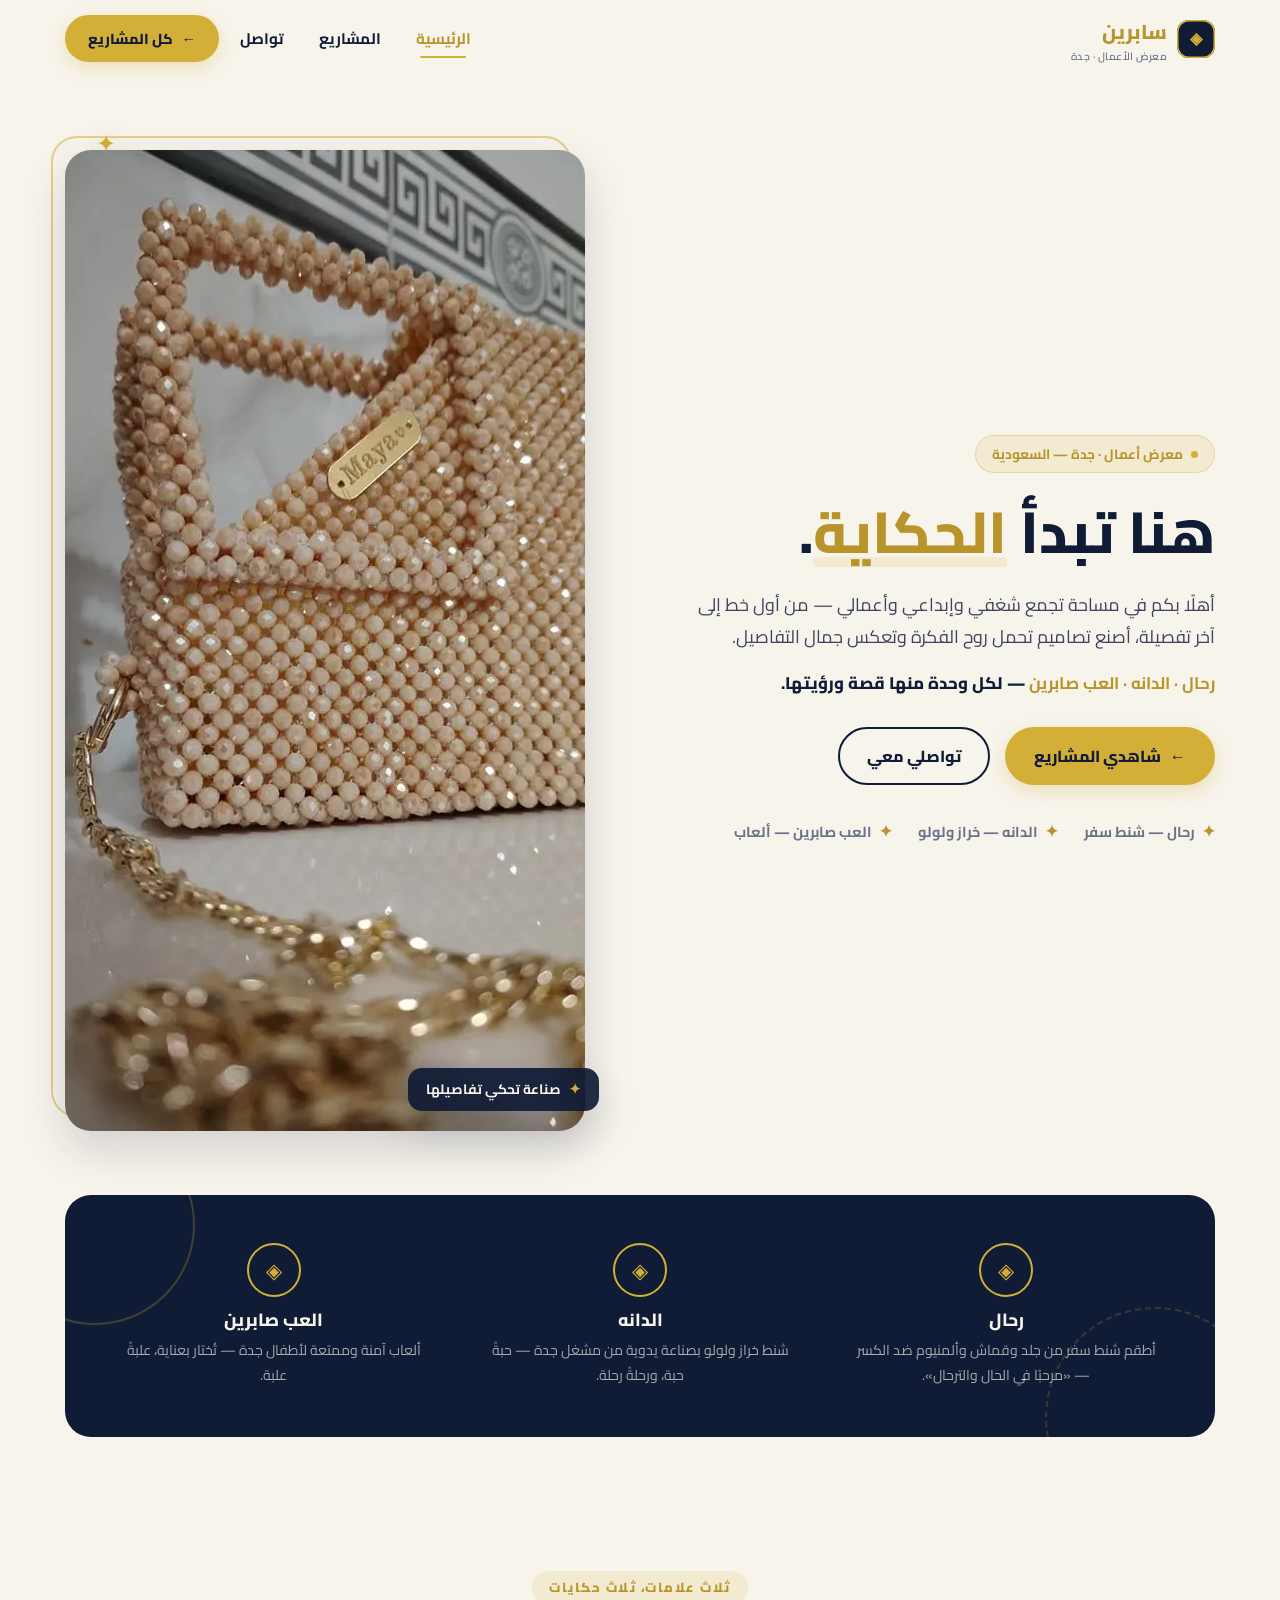
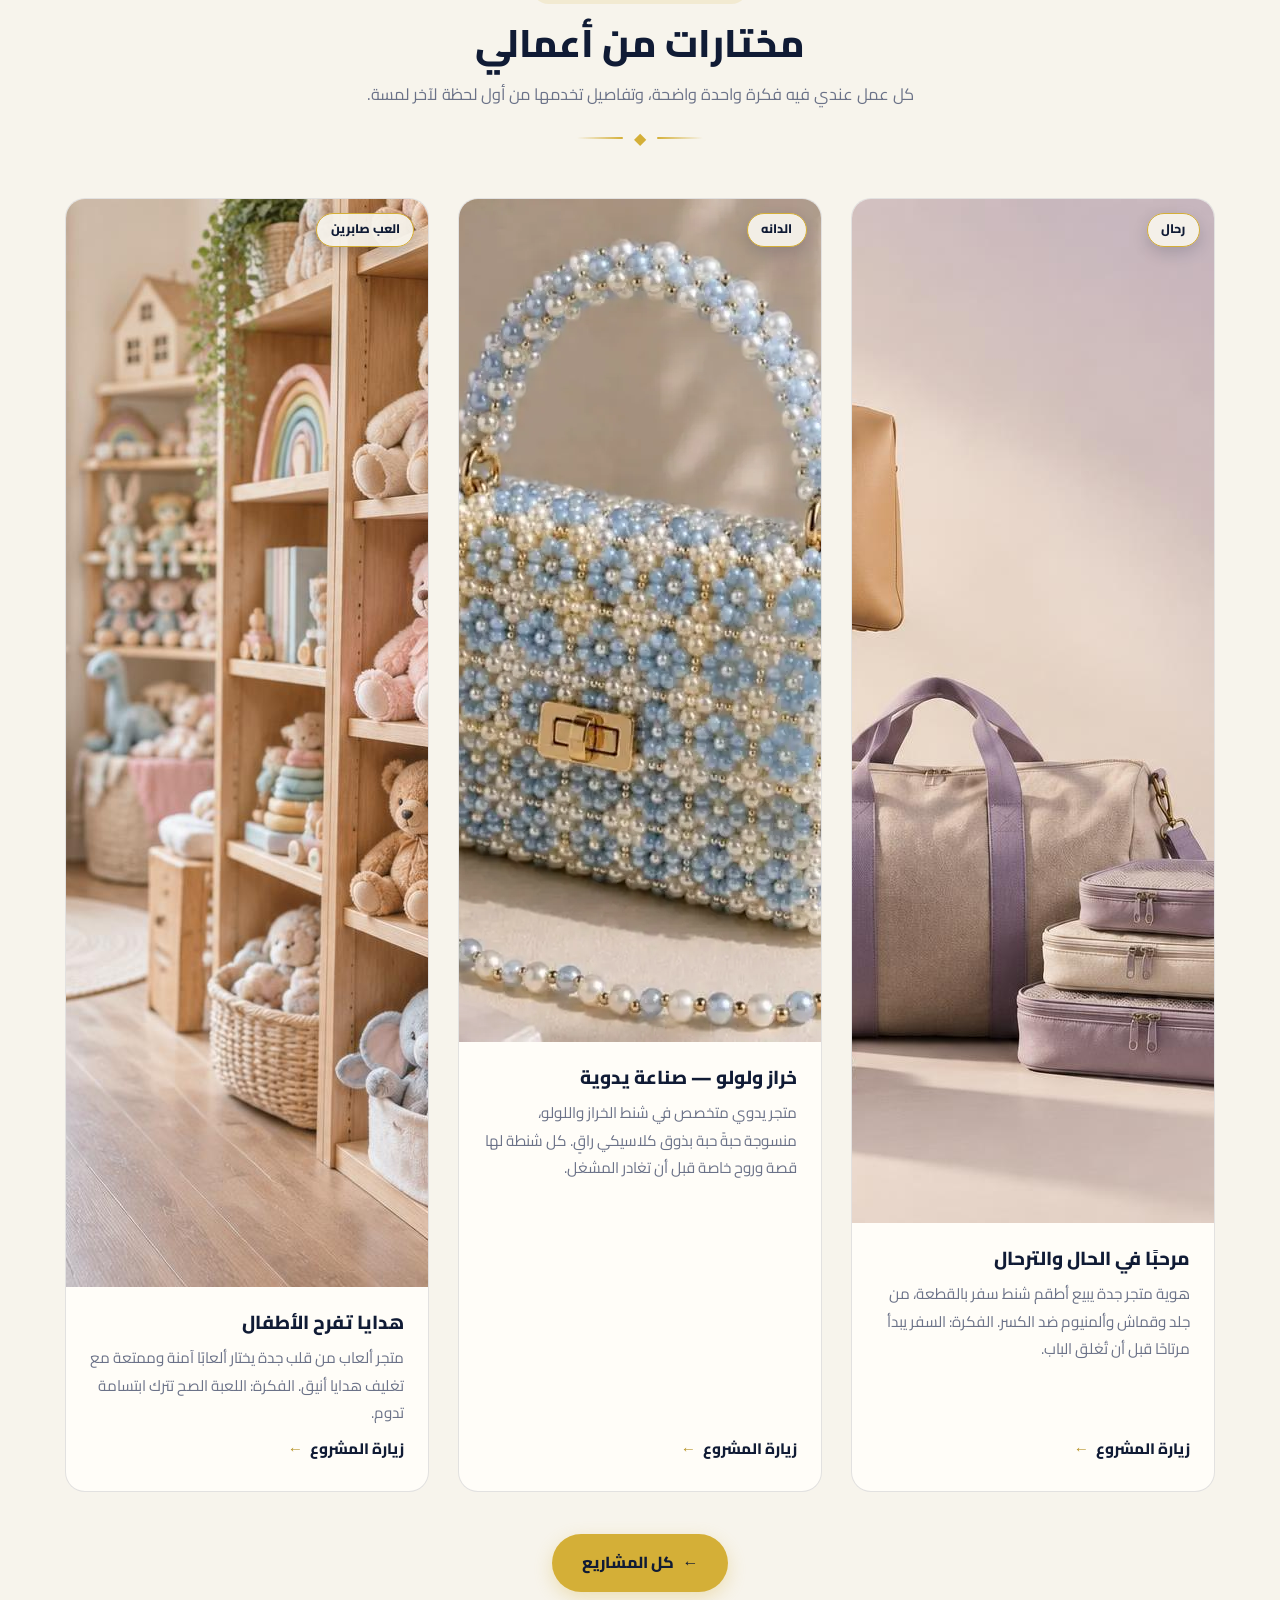
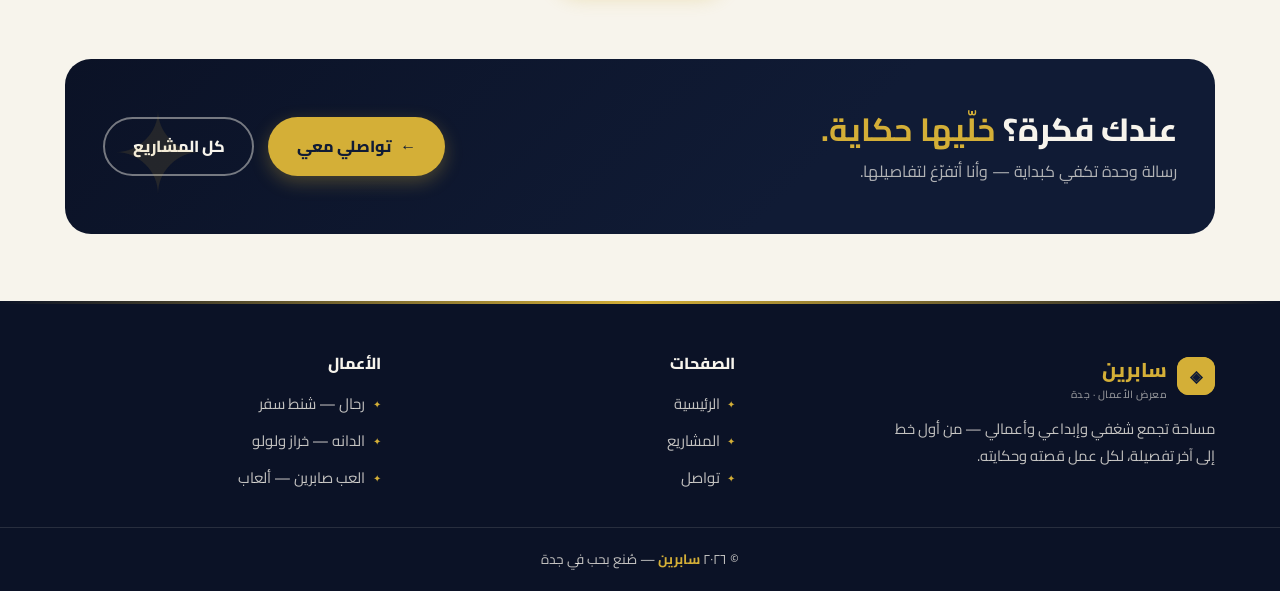
<file: index.html>
<!DOCTYPE html>
<html lang="ar" dir="rtl">
<head>
  <meta charset="UTF-8">
  <meta name="viewport" content="width=device-width, initial-scale=1.0">
  <title>سابرين | معرض الأعمال — جدة</title>
  <meta name="description" content="مساحة تجمع شغفي وإبداعي وأعمالي: الرحل، الدانه، والعب صابرين. من أول خط إلى آخر تفصيلة، تصاميم تحمل روح الفكرة — من جدة.">
  <link rel="icon" href="data:image/svg+xml,%3Csvg%20xmlns='http://www.w3.org/2000/svg'%20viewBox='0%200%2064%2064'%3E%3Crect%20width='64'%20height='64'%20rx='14'%20fill='%23101b35'/%3E%3Cpath%20d='M32%2012%2052%2032%2032%2052%2012%2032z'%20fill='none'%20stroke='%23d4af37'%20stroke-width='3'/%3E%3Ccircle%20cx='32'%20cy='32'%20r='5'%20fill='%23d4af37'/%3E%3C/svg%3E">
  <link rel="preconnect" href="https://fonts.googleapis.com">
  <link rel="preconnect" href="https://fonts.gstatic.com" crossorigin>
  <link href="https://fonts.googleapis.com/css2?family=Cairo:wght@400;600;700;800&display=swap" rel="stylesheet">
  <link rel="stylesheet" href="assets/css/style.css">
</head>
<body>

  <!-- ===== الهيدر ===== -->
  <header class="site-header">
    <div class="container header-inner">
      <a class="brand" href="index.html" aria-label="سابرين — الرئيسية">
        <span class="mark" aria-hidden="true">◈</span>
        <span class="brand-name">
          <b>سابرين</b>
          <span class="brand-sub">معرض الأعمال · جدة</span>
        </span>
      </a>

      <button class="nav-toggle" aria-label="فتح القائمة" aria-expanded="false">
        <span></span><span></span><span></span>
      </button>

      <nav class="nav" aria-label="التنقل الرئيسي">
        <ul class="nav-list">
          <li><a class="nav-link active" href="index.html" aria-current="page">الرئيسية</a></li>
          <li><a class="nav-link" href="projects.html">المشاريع</a></li>
          <li><a class="nav-link" href="contact.html">تواصل</a></li>
        </ul>
        <a class="btn btn-gold" href="projects.html" style="padding:.55rem 1.3rem;font-size:.9rem">
          <span class="arrow">←</span> كل المشاريع
        </a>
      </nav>
    </div>
  </header>

  <main>

    <!-- ===== الغلاف ===== -->
    <section class="hero">
      <div class="container hero-inner">
        <div class="hero-copy">
          <span class="hero-tag"><span class="dot" aria-hidden="true"></span> معرض أعمال · جدة — السعودية</span>
          <h1>هنا تبدأ <span class="accent">الحكاية</span>.</h1>
          <p class="lead">أهلًا بكم في مساحة تجمع شغفي وإبداعي وأعمالي — من أول خط إلى آخر تفصيلة، أصنع تصاميم تحمل روح الفكرة وتعكس جمال التفاصيل.</p>
          <p class="story-brands"><b>رحال · الدانه · العب صابرين</b> — لكل وحدة منها قصة ورؤيتها.</p>
          <div class="hero-actions">
            <a class="btn btn-gold" href="projects.html"><span class="arrow">←</span> شاهدي المشاريع</a>
            <a class="btn btn-outline" href="contact.html">تواصلي معي</a>
          </div>
          <div class="hero-meta">
            <span><span class="grade" aria-hidden="true">✦</span> رحال — شنط سفر</span>
            <span><span class="grade" aria-hidden="true">✦</span> الدانه — خراز ولولو</span>
            <span><span class="grade" aria-hidden="true">✦</span> العب صابرين — ألعاب</span>
          </div>
        </div>

        <div class="hero-media">
          <img src="assets/images/cover.webp" alt="شنطة خرز بيج من الدانه تُنسج يدويًا حبةً حبة، لمعانها يليق بغطاء معرض الأعمال" width="736" height="981" loading="lazy">
          <span class="floating-chip"><b>✦</b> صناعة تحكي تفاصيلها</span>
        </div>
      </div>
    </section>

    <!-- ===== شريط الأعمال الثلاثة ===== -->
    <section class="section" style="padding-block:0 4.2rem">
      <div class="container">
        <div class="trio-band reveal">
          <div class="trio-item">
            <span class="trio-icon" aria-hidden="true">◈</span>
            <h3>رحال</h3>
            <p>أطقم شنط سفر من جلد وقماش وألمنيوم ضد الكسر — «مرحبًا في الحال والترحال».</p>
          </div>
          <div class="trio-item">
            <span class="trio-icon" aria-hidden="true">◈</span>
            <h3>الدانه</h3>
            <p>شنط خراز ولولو بصناعة يدوية من مشغل جدة — حبةً حبة، ورحلةً رحلة.</p>
          </div>
          <div class="trio-item">
            <span class="trio-icon" aria-hidden="true">◈</span>
            <h3>العب صابرين</h3>
            <p>ألعاب آمنة وممتعة لأطفال جدة — تُختار بعناية، علبةً علبة.</p>
          </div>
        </div>
      </div>
    </section>

    <!-- ===== ٣ مشاريع مختارة ===== -->
    <section class="section" id="featured">
      <div class="container">
        <div class="section-head reveal">
          <span class="eyebrow">ثلاث علامات، ثلاث حكايات</span>
          <h2>مختارات من أعمالي</h2>
          <p>كل عمل عندي فيه فكرة واحدة واضحة، وتفاصيل تخدمها من أول لحظة لآخر لمسة.</p>
          <span class="gold-divider" aria-hidden="true">◆</span>
        </div>

        <div class="cards-grid" data-stagger>
          <!-- ١. الرحل -->
          <article class="project-card reveal">
            <div class="card-thumb">
              <img src="assets/images/rahal-hero.jpg" alt="أطقم شنط سفر من جلد وقماش وألمنيوم مع منظمات — مشروع الرحل" width="1536" height="1024" loading="lazy">
              <span class="card-tag">رحال</span>
            </div>
            <div class="card-body">
              <h3>مرحبًا في الحال والترحال</h3>
              <p>هوية متجر جدة يبيع أطقم شنط سفر بالقطعة، من جلد وقماش وألمنيوم ضد الكسر. الفكرة: السفر يبدأ مرتاحًا قبل أن تُغلق الباب.</p>
              <a class="card-link" href="https://alrahl-journeys.lovable.app" target="_blank" rel="noopener">زيارة المشروع <span class="link-arrow">←</span></a>
            </div>
          </article>

          <!-- ٢. الدانه -->
          <article class="project-card reveal">
            <div class="card-thumb">
              <img src="assets/images/dana-pearl-rose.webp" alt="شنطة لولو مزخرفة على شكل وردة — من مشغل الدانه" width="735" height="843" loading="lazy">
              <span class="card-tag">الدانه</span>
            </div>
            <div class="card-body">
              <h3>خراز ولولو — صناعة يدوية</h3>
              <p>متجر يدوي متخصص في شنط الخراز واللولو، منسوجة حبةً حبة بذوق كلاسيكي راقٍ. كل شنطة لها قصة وروح خاصة قبل أن تغادر المشغل.</p>
              <a class="card-link" href="https://aldana.sabryn9631.workers.dev/" target="_blank" rel="noopener">زيارة المشروع <span class="link-arrow">←</span></a>
            </div>
          </article>

          <!-- ٣. العب صابرين -->
          <article class="project-card reveal">
            <div class="card-thumb">
              <img src="assets/images/toys-hero.jpg" alt="رفوف محل صابرين للألعاب مليئة بألعاب ناعمة مختارة — جدة" width="912" height="1088" loading="lazy">
              <span class="card-tag">العب صابرين</span>
            </div>
            <div class="card-body">
              <h3>هدايا تفرح الأطفال</h3>
              <p>متجر ألعاب من قلب جدة يختار ألعابًا آمنة وممتعة مع تغليف هدايا أنيق. الفكرة: اللعبة الصح تترك ابتسامة تدوم.</p>
              <a class="card-link" href="https://sabreen-toys-jeddah.lovable.app" target="_blank" rel="noopener">زيارة المشروع <span class="link-arrow">←</span></a>
            </div>
          </article>
        </div>

        <div class="section-more reveal">
          <a class="btn btn-gold" href="projects.html"><span class="arrow">←</span> كل المشاريع</a>
        </div>
      </div>
    </section>

    <!-- ===== شريط الدعوة ===== -->
    <section class="section" style="padding-top:0">
      <div class="container">
        <div class="cta-band reveal">
          <div>
            <h2>عندك فكرة؟ <b>خلّيها حكاية.</b></h2>
            <p>رسالة وحدة تكفي كبداية — وأنا أتفرّغ لتفاصيلها.</p>
          </div>
          <div class="cta-actions">
            <a class="btn btn-gold" href="contact.html"><span class="arrow">←</span> تواصلي معي</a>
            <a class="btn btn-ghost" href="projects.html">كل المشاريع</a>
          </div>
        </div>
      </div>
    </section>
  </main>

  <!-- ===== الفوتر ===== -->
  <footer class="site-footer">
    <div class="container footer-grid">
      <div class="footer-about">
        <a class="brand" href="index.html" style="color:var(--cream)">
          <span class="mark" style="background:var(--gold);color:var(--ink)">◈</span>
          <span class="brand-name"><b style="color:var(--gold)">سابرين</b><span class="brand-sub" style="color:rgba(247,244,236,.55)">معرض الأعمال · جدة</span></span>
        </a>
        <p style="margin-top:1rem">مساحة تجمع شغفي وإبداعي وأعمالي — من أول خط إلى آخر تفصيلة، لكل عمل قصته وحكايته.</p>
      </div>

      <div>
        <h4>الصفحات</h4>
        <ul class="footer-list">
          <li><a href="index.html">الرئيسية</a></li>
          <li><a href="projects.html">المشاريع</a></li>
          <li><a href="contact.html">تواصل</a></li>
        </ul>
      </div>

      <div>
        <h4>الأعمال</h4>
        <ul class="footer-list">
          <li><a href="https://alrahl-journeys.lovable.app" target="_blank" rel="noopener">رحال — شنط سفر</a></li>
          <li><a href="https://aldana.sabryn9631.workers.dev/" target="_blank" rel="noopener">الدانه — خراز ولولو</a></li>
          <li><a href="https://sabreen-toys-jeddah.lovable.app" target="_blank" rel="noopener">العب صابرين — ألعاب</a></li>
        </ul>
      </div>
    </div>
    <div class="footer-bottom">
      <div class="container">
        © <span id="year">٢٠٢٦</span> <b>سابرين</b> — صُنع بحب في جدة
      </div>
    </div>
  </footer>

  <button class="to-top" aria-label="العودة لأعلى">↑</button>
  <script src="assets/js/main.js"></script>
</body>
</html>
</file>
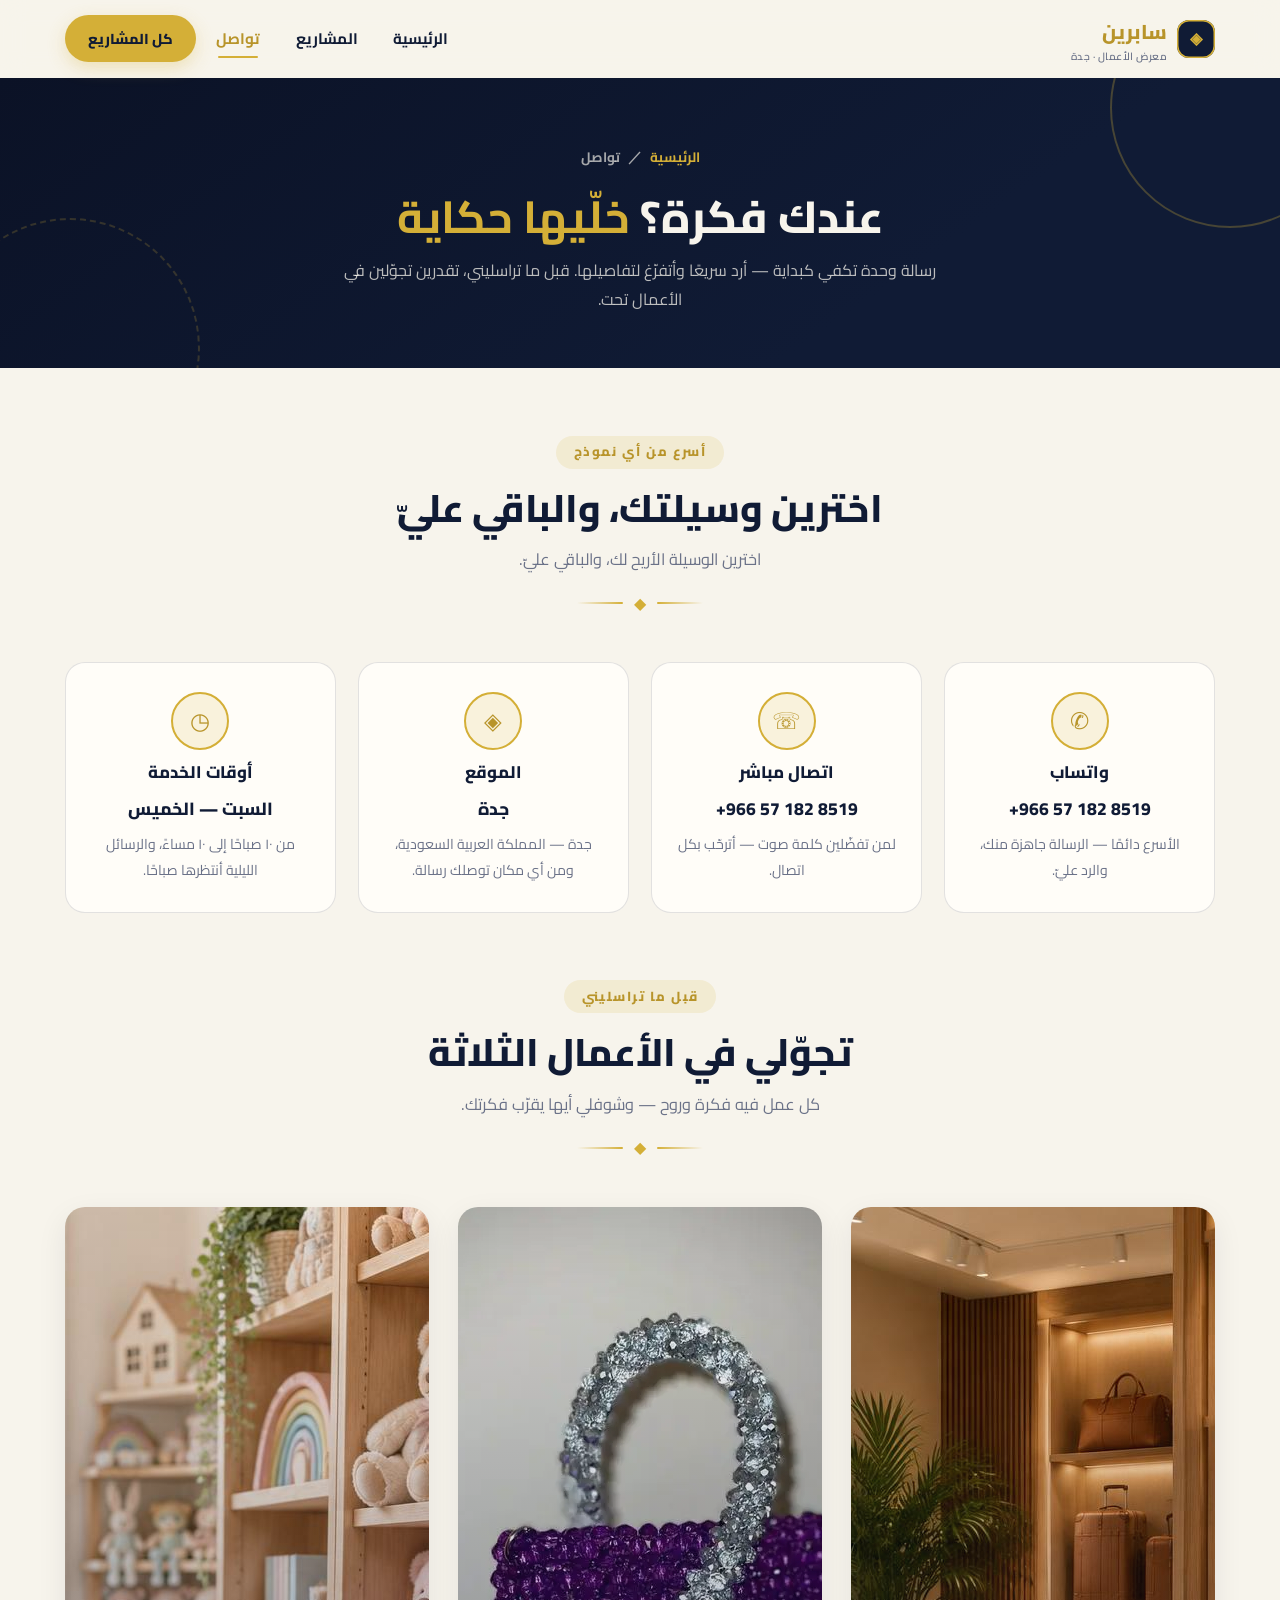
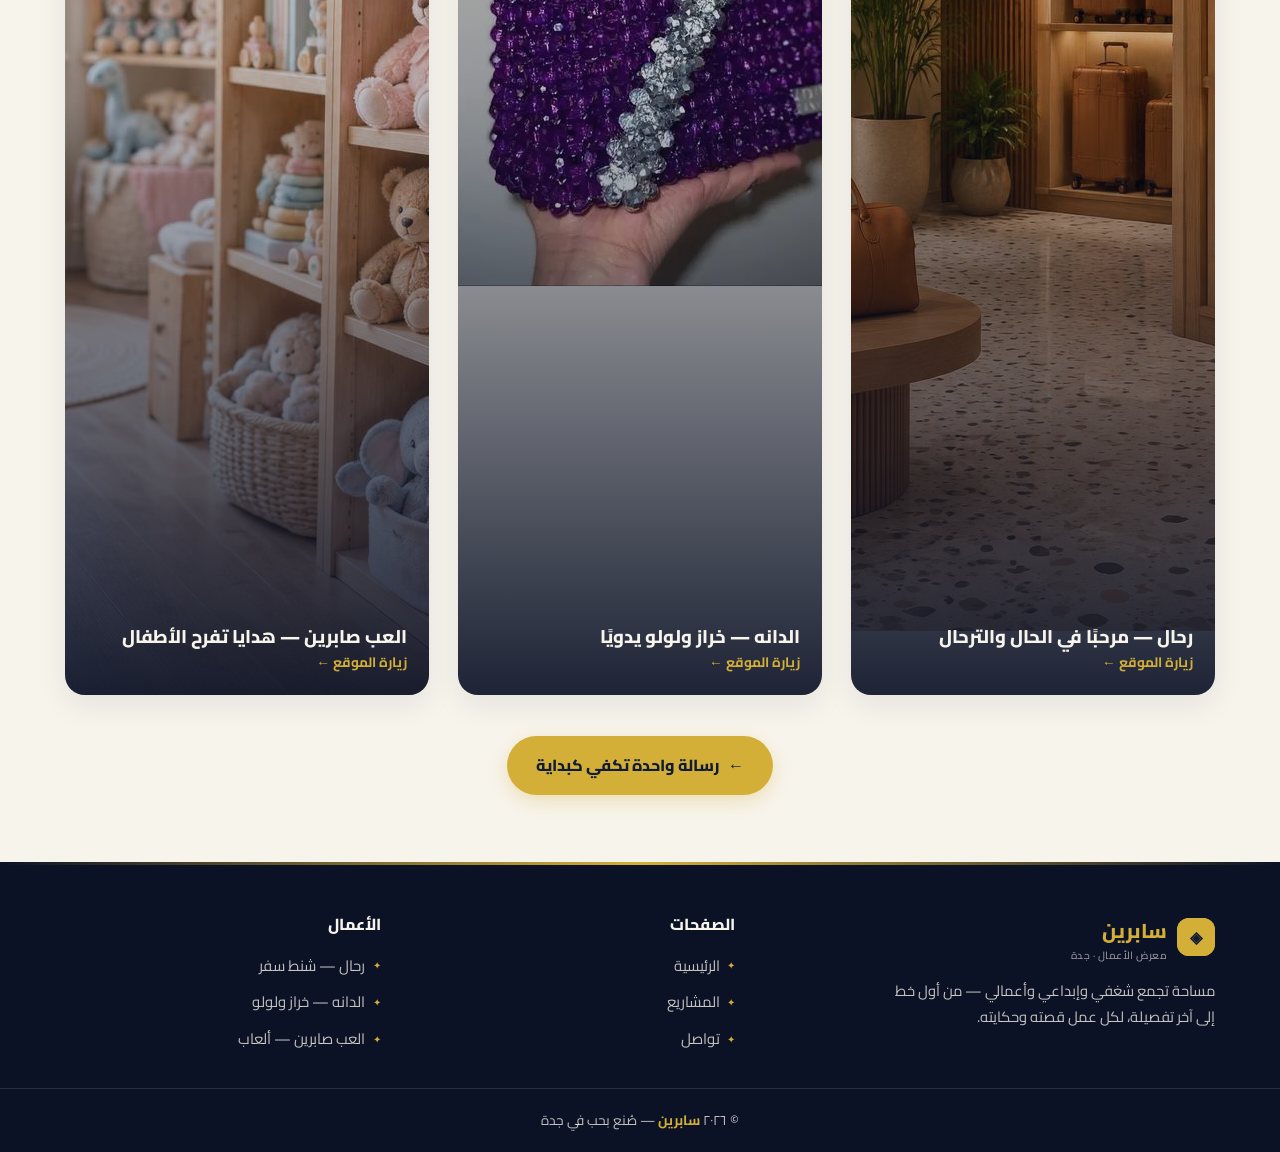
<file: contact.html>
<!DOCTYPE html>
<html lang="ar" dir="rtl">
<head>
  <meta charset="UTF-8">
  <meta name="viewport" content="width=device-width, initial-scale=1.0">
  <title>تواصل | سابرين — معرض الأعمال</title>
  <meta name="description" content="تواصلي مع سابرين من جدة: واتساب أو اتصال مباشر — رسالة وحدة تكفي كبداية، والأعمال الثلاثة جاهزة للتجوّل.">
  <link rel="icon" href="data:image/svg+xml,%3Csvg%20xmlns='http://www.w3.org/2000/svg'%20viewBox='0%200%2064%2064'%3E%3Crect%20width='64'%20height='64'%20rx='14'%20fill='%23101b35'/%3E%3Cpath%20d='M32%2012%2052%2032%2032%2052%2012%2032z'%20fill='none'%20stroke='%23d4af37'%20stroke-width='3'/%3E%3Ccircle%20cx='32'%20cy='32'%20r='5'%20fill='%23d4af37'/%3E%3C/svg%3E">
  <link rel="preconnect" href="https://fonts.googleapis.com">
  <link rel="preconnect" href="https://fonts.gstatic.com" crossorigin>
  <link href="https://fonts.googleapis.com/css2?family=Cairo:wght@400;600;700;800&display=swap" rel="stylesheet">
  <link rel="stylesheet" href="assets/css/style.css">
</head>
<body>

  <!-- ===== الهيدر ===== -->
  <header class="site-header">
    <div class="container header-inner">
      <a class="brand" href="index.html" aria-label="سابرين — الرئيسية">
        <span class="mark" aria-hidden="true">◈</span>
        <span class="brand-name">
          <b>سابرين</b>
          <span class="brand-sub">معرض الأعمال · جدة</span>
        </span>
      </a>

      <button class="nav-toggle" aria-label="فتح القائمة" aria-expanded="false">
        <span></span><span></span><span></span>
      </button>

      <nav class="nav" aria-label="التنقل الرئيسي">
        <ul class="nav-list">
          <li><a class="nav-link" href="index.html">الرئيسية</a></li>
          <li><a class="nav-link" href="projects.html">المشاريع</a></li>
          <li><a class="nav-link active" href="contact.html" aria-current="page">تواصل</a></li>
        </ul>
        <a class="btn btn-gold" href="projects.html" style="padding:.55rem 1.3rem;font-size:.9rem">كل المشاريع</a>
      </nav>
    </div>
  </header>

  <main>

    <!-- ===== ترويسة الصفحة ===== -->
    <section class="page-hero">
      <div class="container">
        <span class="breadcrumb"><a href="index.html">الرئيسية</a><span aria-hidden="true">／</span> تواصل</span>
        <h1>عندك فكرة؟ <b>خلّيها حكاية</b></h1>
        <p>رسالة وحدة تكفي كبداية — أرد سريعًا وأتفرّغ لتفاصيلها. قبل ما تراسليني، تقدرين تجوّلين في الأعمال تحت.</p>
      </div>
    </section>

    <!-- ===== بطاقات التواصل ===== -->
    <section class="section">
      <div class="container">
        <div class="section-head reveal">
          <span class="eyebrow">أسرع من أي نموذج</span>
          <h2>اخترين وسيلتك، والباقي عليّ</h2>
          <p>اخترين الوسيلة الأريح لك، والباقي عليّ.</p>
          <span class="gold-divider" aria-hidden="true">◆</span>
        </div>

        <div class="contact-grid" data-stagger>
          <a class="contact-card reveal" href="https://wa.me/966571828519?text=%D9%85%D8%B1%D8%AD%D8%A8%D8%A7%20%D8%B3%D8%A7%D8%A8%D8%B1%D9%8A%D9%86%D8%8C%20%D8%B4%D9%81%D8%AA%20%D9%85%D8%B9%D8%B1%D8%B6%20%D8%A3%D8%B9%D9%85%D8%A7%D9%84%D9%83%20%D9%88%D8%B9%D9%86%D8%AF%D9%8A%20%D9%81%D9%83%D8%B1%D8%A9%20%D8%A3%D8%AD%D8%A8%20%D9%86%D9%86%D9%81%D8%B0%D9%87%D8%A7%2E" target="_blank" rel="noopener">
            <span class="icon" aria-hidden="true">✆</span>
            <h3>واتساب</h3>
            <span class="value">+966 57 182 8519</span>
            <p>الأسرع دائمًا — الرسالة جاهزة منك، والرد عليّ.</p>
          </a>

          <a class="contact-card reveal" href="tel:+966571828519">
            <span class="icon" aria-hidden="true">☏</span>
            <h3>اتصال مباشر</h3>
            <span class="value">+966 57 182 8519</span>
            <p>لمن تفضّلين كلمة صوت — أترحّب بكل اتصال.</p>
          </a>

          <div class="contact-card reveal">
            <span class="icon" aria-hidden="true">◈</span>
            <h3>الموقع</h3>
            <span class="value">جدة</span>
            <p>جدة — المملكة العربية السعودية، ومن أي مكان توصلك رسالة.</p>
          </div>

          <div class="contact-card reveal">
            <span class="icon" aria-hidden="true">◷</span>
            <h3>أوقات الخدمة</h3>
            <span class="value">السبت — الخميس</span>
            <p>من ١٠ صباحًا إلى ١٠ مساءً، والرسائل الليلية أنتظرها صباحًا.</p>
          </div>
        </div>
      </div>
    </section>

    <!-- ===== تجوّل في الأعمال ===== -->
    <section class="section" style="padding-top:0">
      <div class="container">
        <div class="section-head reveal">
          <span class="eyebrow">قبل ما تراسليني</span>
          <h2>تجوّلي في الأعمال الثلاثة</h2>
          <p>كل عمل فيه فكرة وروح — وشوفلي أيها يقرّب فكرتك.</p>
          <span class="gold-divider" aria-hidden="true">◆</span>
        </div>

        <div class="contact-works" data-stagger>
          <a class="work-card reveal" href="https://alrahl-journeys.lovable.app" target="_blank" rel="noopener">
            <img src="assets/images/rahal-store.jpg" alt="معرض شنط ومنظمات الرحل في جدة" width="1536" height="1024" loading="lazy">
            <span class="work-overlay">
              <h3>رحال — مرحبًا في الحال والترحال</h3>
              <span class="visit">زيارة الموقع ←</span>
            </span>
          </a>

          <a class="work-card reveal" href="https://aldana.sabryn9631.workers.dev/" target="_blank" rel="noopener">
            <img src="assets/images/dana-hand.webp" alt="شنطة خرز يدوية من مشغل الدانه في جدة" width="735" height="679" loading="lazy">
            <span class="work-overlay">
              <h3>الدانه — خراز ولولو يدويًا</h3>
              <span class="visit">زيارة الموقع ←</span>
            </span>
          </a>

          <a class="work-card reveal" href="https://sabreen-toys-jeddah.lovable.app" target="_blank" rel="noopener">
            <img src="assets/images/toys-hero.jpg" alt="رفوف محل صابرين للألعاب مليئة بالألعاب الناعمة" width="912" height="1088" loading="lazy">
            <span class="work-overlay">
              <h3>العب صابرين — هدايا تفرح الأطفال</h3>
              <span class="visit">زيارة الموقع ←</span>
            </span>
          </a>
        </div>

        <div class="section-more reveal">
          <a class="btn btn-gold" href="https://wa.me/966571828519?text=%D9%85%D8%B1%D8%AD%D8%A8%D8%A7%20%D8%B3%D8%A7%D8%A8%D8%B1%D9%8A%D9%86%D8%8C%20%D8%B4%D9%81%D8%AA%20%D9%85%D8%B9%D8%B1%D8%B6%20%D8%A3%D8%B9%D9%85%D8%A7%D9%84%D9%83%20%D9%88%D8%B9%D9%86%D8%AF%D9%8A%20%D9%81%D9%83%D8%B1%D8%A9%20%D8%A3%D8%AD%D8%A8%20%D9%86%D9%86%D9%81%D8%B0%D9%87%D8%A7%2E" target="_blank" rel="noopener">
            <span class="arrow">←</span> رسالة واحدة تكفي كبداية
          </a>
        </div>
      </div>
    </section>
  </main>

  <!-- ===== الفوتر ===== -->
  <footer class="site-footer">
    <div class="container footer-grid">
      <div class="footer-about">
        <a class="brand" href="index.html" style="color:var(--cream)">
          <span class="mark" style="background:var(--gold);color:var(--ink)">◈</span>
          <span class="brand-name"><b style="color:var(--gold)">سابرين</b><span class="brand-sub" style="color:rgba(247,244,236,.55)">معرض الأعمال · جدة</span></span>
        </a>
        <p style="margin-top:1rem">مساحة تجمع شغفي وإبداعي وأعمالي — من أول خط إلى آخر تفصيلة، لكل عمل قصته وحكايته.</p>
      </div>

      <div>
        <h4>الصفحات</h4>
        <ul class="footer-list">
          <li><a href="index.html">الرئيسية</a></li>
          <li><a href="projects.html">المشاريع</a></li>
          <li><a href="contact.html">تواصل</a></li>
        </ul>
      </div>

      <div>
        <h4>الأعمال</h4>
        <ul class="footer-list">
          <li><a href="https://alrahl-journeys.lovable.app" target="_blank" rel="noopener">رحال — شنط سفر</a></li>
          <li><a href="https://aldana.sabryn9631.workers.dev/" target="_blank" rel="noopener">الدانه — خراز ولولو</a></li>
          <li><a href="https://sabreen-toys-jeddah.lovable.app" target="_blank" rel="noopener">العب صابرين — ألعاب</a></li>
        </ul>
      </div>
    </div>
    <div class="footer-bottom">
      <div class="container">
        © <span id="year">٢٠٢٦</span> <b>سابرين</b> — صُنع بحب في جدة
      </div>
    </div>
  </footer>

  <button class="to-top" aria-label="العودة لأعلى">↑</button>
  <script src="assets/js/main.js"></script>
</body>
</html>
</file>
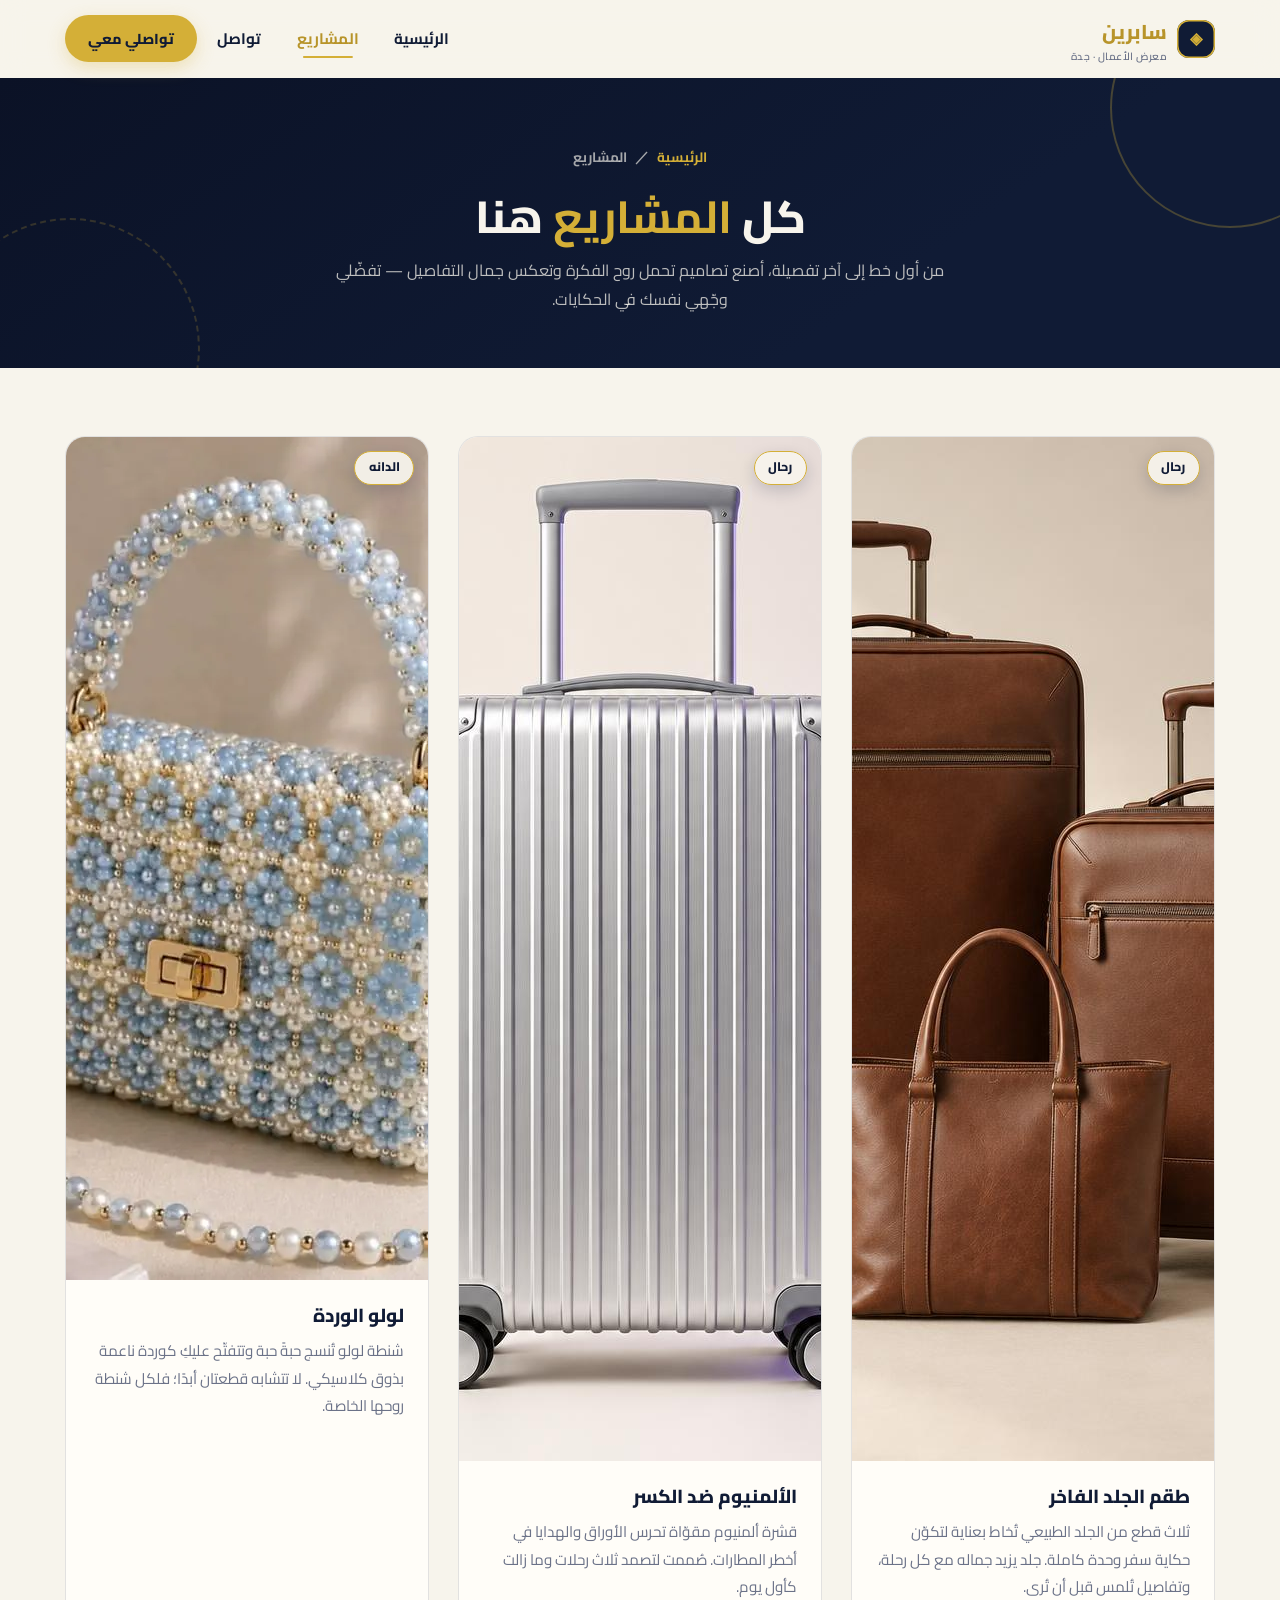
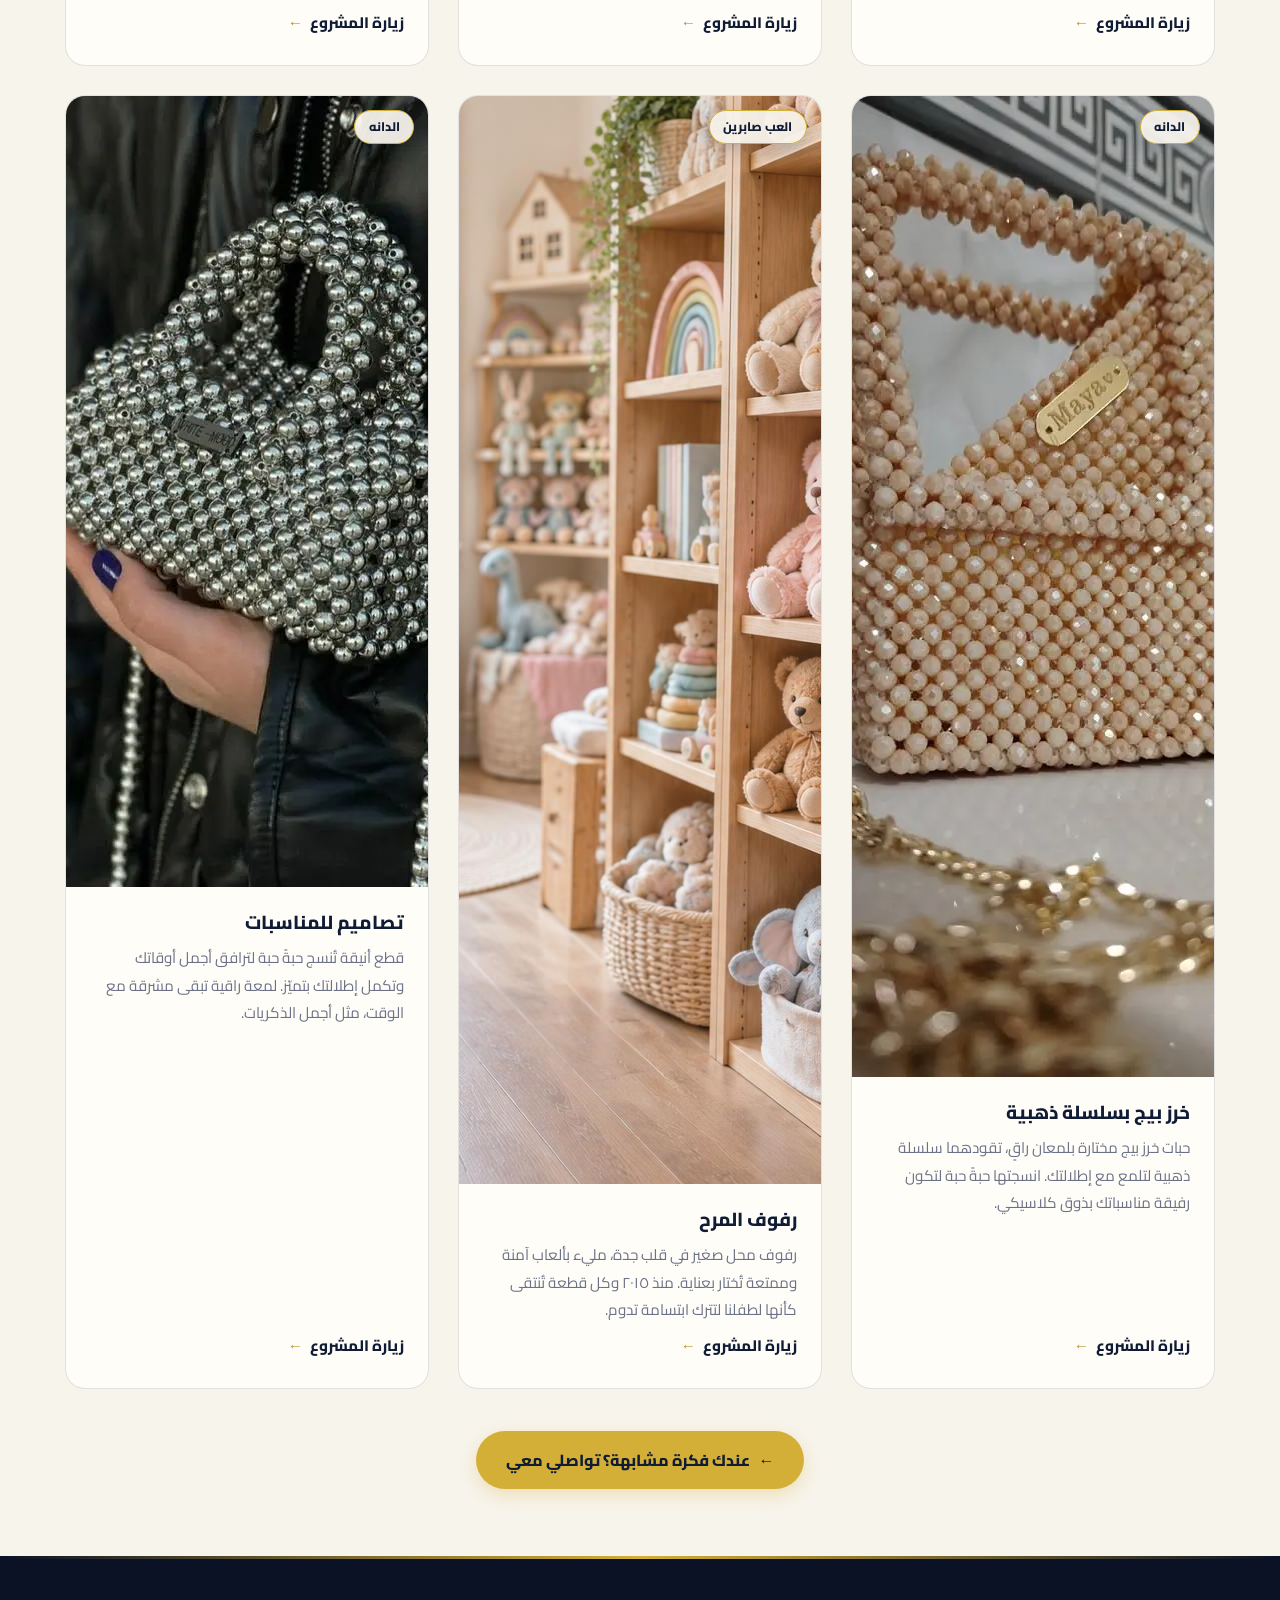
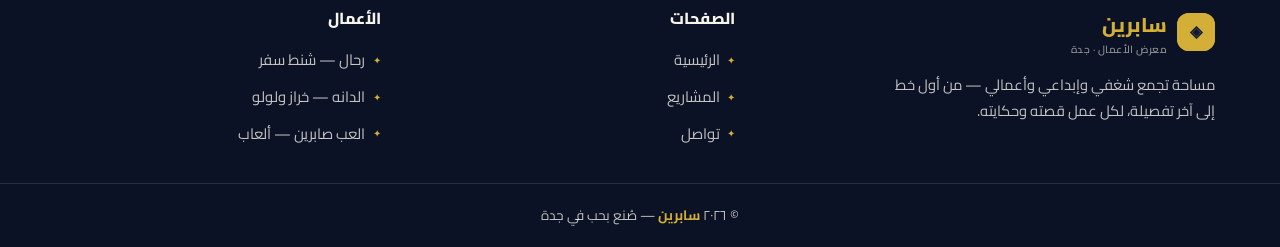
<file: projects.html>
<!DOCTYPE html>
<html lang="ar" dir="rtl">
<head>
  <meta charset="UTF-8">
  <meta name="viewport" content="width=device-width, initial-scale=1.0">
  <title>المشاريع | سابرين — معرض الأعمال</title>
  <meta name="description" content="ستة مشاريع من مساحة سابرين: أطقم الرحل للسفر، شنط الدانه من خراز ولولو، وألعاب العب صابرين — لكل مشروع جملتين تحكينها.">
  <link rel="icon" href="data:image/svg+xml,%3Csvg%20xmlns='http://www.w3.org/2000/svg'%20viewBox='0%200%2064%2064'%3E%3Crect%20width='64'%20height='64'%20rx='14'%20fill='%23101b35'/%3E%3Cpath%20d='M32%2012%2052%2032%2032%2052%2012%2032z'%20fill='none'%20stroke='%23d4af37'%20stroke-width='3'/%3E%3Ccircle%20cx='32'%20cy='32'%20r='5'%20fill='%23d4af37'/%3E%3C/svg%3E">
  <link rel="preconnect" href="https://fonts.googleapis.com">
  <link rel="preconnect" href="https://fonts.gstatic.com" crossorigin>
  <link href="https://fonts.googleapis.com/css2?family=Cairo:wght@400;600;700;800&display=swap" rel="stylesheet">
  <link rel="stylesheet" href="assets/css/style.css">
</head>
<body>

  <!-- ===== الهيدر ===== -->
  <header class="site-header">
    <div class="container header-inner">
      <a class="brand" href="index.html" aria-label="سابرين — الرئيسية">
        <span class="mark" aria-hidden="true">◈</span>
        <span class="brand-name">
          <b>سابرين</b>
          <span class="brand-sub">معرض الأعمال · جدة</span>
        </span>
      </a>

      <button class="nav-toggle" aria-label="فتح القائمة" aria-expanded="false">
        <span></span><span></span><span></span>
      </button>

      <nav class="nav" aria-label="التنقل الرئيسي">
        <ul class="nav-list">
          <li><a class="nav-link" href="index.html">الرئيسية</a></li>
          <li><a class="nav-link active" href="projects.html" aria-current="page">المشاريع</a></li>
          <li><a class="nav-link" href="contact.html">تواصل</a></li>
        </ul>
        <a class="btn btn-gold" href="contact.html" style="padding:.55rem 1.3rem;font-size:.9rem">تواصلي معي</a>
      </nav>
    </div>
  </header>

  <main>

    <!-- ===== ترويسة الصفحة ===== -->
    <section class="page-hero">
      <div class="container">
        <span class="breadcrumb"><a href="index.html">الرئيسية</a><span aria-hidden="true">／</span> المشاريع</span>
        <h1>كل <b>المشاريع</b> هنا</h1>
        <p>من أول خط إلى آخر تفصيلة، أصنع تصاميم تحمل روح الفكرة وتعكس جمال التفاصيل — تفضّلي وجّهي نفسك في الحكايات.</p>
      </div>
    </section>

    <!-- ===== شبكة المشاريع ===== -->
    <section class="section">
      <div class="container">

        <div class="projects-grid" data-stagger>

          <!-- ١. طقم الجلد — الرحل -->
          <article class="project-card reveal">
            <div class="card-thumb">
              <img src="assets/images/rahal-leather-set.jpg" alt="طقم شنط جلد طبيعي ثلاث قطع من مشروع الرحل" width="1024" height="1024" loading="lazy">
              <span class="card-tag">رحال</span>
            </div>
            <div class="card-body">
              <h3>طقم الجلد الفاخر</h3>
              <p>ثلاث قطع من الجلد الطبيعي تُخاط بعناية لتكوّن حكاية سفر وحدة كاملة. جلد يزيد جماله مع كل رحلة، وتفاصيل تُلمس قبل أن تُرى.</p>
              <a class="card-link" href="https://alrahl-journeys.lovable.app" target="_blank" rel="noopener">زيارة المشروع <span class="link-arrow">←</span></a>
            </div>
          </article>

          <!-- ٢. الألمنيوم — الرحل -->
          <article class="project-card reveal">
            <div class="card-thumb">
              <img src="assets/images/rahal-aluminum.jpg" alt="شنطة ألمنيوم مقوّاة ضد الكسر من مشروع الرحل" width="1024" height="1024" loading="lazy">
              <span class="card-tag">رحال</span>
            </div>
            <div class="card-body">
              <h3>الألمنيوم ضد الكسر</h3>
              <p>قشرة ألمنيوم مقوّاة تحرس الأوراق والهدايا في أخطر المطارات. صُممت لتصمد ثلاث رحلات وما زالت كأول يوم.</p>
              <a class="card-link" href="https://alrahl-journeys.lovable.app" target="_blank" rel="noopener">زيارة المشروع <span class="link-arrow">←</span></a>
            </div>
          </article>

          <!-- ٣. لولو الوردة — الدانه -->
          <article class="project-card reveal">
            <div class="card-thumb">
              <img src="assets/images/dana-pearl-rose.webp" alt="شنطة لولو مزخرفة على شكل وردة من الدانه" width="735" height="843" loading="lazy">
              <span class="card-tag">الدانه</span>
            </div>
            <div class="card-body">
              <h3>لولو الوردة</h3>
              <p>شنطة لولو تُنسج حبةً حبة وتتفتّح عليكِ كوردة ناعمة بذوق كلاسيكي. لا تتشابه قطعتان أبدًا؛ فلكل شنطة روحها الخاصة.</p>
              <a class="card-link" href="https://aldana.sabryn9631.workers.dev/" target="_blank" rel="noopener">زيارة المشروع <span class="link-arrow">←</span></a>
            </div>
          </article>

          <!-- ٤. الخرز الذهبي — الدانه -->
          <article class="project-card reveal">
            <div class="card-thumb">
              <img src="assets/images/dana-beaded-gold.webp" alt="شنطة خرز بيج بسلسلة ذهبية من الدانه" width="736" height="981" loading="lazy">
              <span class="card-tag">الدانه</span>
            </div>
            <div class="card-body">
              <h3>خرز بيج بسلسلة ذهبية</h3>
              <p>حبات خرز بيج مختارة بلمعان راقٍ، تقودهما سلسلة ذهبية لتلمع مع إطلالتك. انسجتها حبةً حبة لتكون رفيقة مناسباتك بذوق كلاسيكي.</p>
              <a class="card-link" href="https://aldana.sabryn9631.workers.dev/" target="_blank" rel="noopener">زيارة المشروع <span class="link-arrow">←</span></a>
            </div>
          </article>

          <!-- ٥. رفوف المرح — العب صابرين -->
          <article class="project-card reveal">
            <div class="card-thumb">
              <img src="assets/images/toys-hero.jpg" alt="رفوف محل صابرين للألعاب مليئة بالألعاب الناعمة في جدة" width="912" height="1088" loading="lazy">
              <span class="card-tag">العب صابرين</span>
            </div>
            <div class="card-body">
              <h3>رفوف المرح</h3>
              <p>رفوف محل صغير في قلب جدة، مليء بألعاب آمنة وممتعة تُختار بعناية. منذ ٢٠١٥ وكل قطعة تُنتقى كأنها لطفلنا لتترك ابتسامة تدوم.</p>
              <a class="card-link" href="https://sabreen-toys-jeddah.lovable.app" target="_blank" rel="noopener">زيارة المشروع <span class="link-arrow">←</span></a>
            </div>
          </article>

          <!-- ٦. تصاميم للمناسبات — الدانه -->
          <article class="project-card reveal">
            <div class="card-thumb">
              <img src="assets/images/dana-event.webp" alt="شنطة خرز أنيقة للمناسبات من الدانه" width="735" height="791" loading="lazy">
              <span class="card-tag">الدانه</span>
            </div>
            <div class="card-body">
              <h3>تصاميم للمناسبات</h3>
              <p>قطع أنيقة تُنسج حبةً حبة لترافق أجمل أوقاتك وتكمل إطلالتك بتميّز. لمعة راقية تبقى مشرقة مع الوقت، مثل أجمل الذكريات.</p>
              <a class="card-link" href="https://aldana.sabryn9631.workers.dev/" target="_blank" rel="noopener">زيارة المشروع <span class="link-arrow">←</span></a>
            </div>
          </article>
        </div>

        <div class="section-more reveal">
          <a class="btn btn-gold" href="contact.html"><span class="arrow">←</span> عندك فكرة مشابهة؟ تواصلي معي</a>
        </div>
      </div>
    </section>
  </main>

  <!-- ===== الفوتر ===== -->
  <footer class="site-footer">
    <div class="container footer-grid">
      <div class="footer-about">
        <a class="brand" href="index.html" style="color:var(--cream)">
          <span class="mark" style="background:var(--gold);color:var(--ink)">◈</span>
          <span class="brand-name"><b style="color:var(--gold)">سابرين</b><span class="brand-sub" style="color:rgba(247,244,236,.55)">معرض الأعمال · جدة</span></span>
        </a>
        <p style="margin-top:1rem">مساحة تجمع شغفي وإبداعي وأعمالي — من أول خط إلى آخر تفصيلة، لكل عمل قصته وحكايته.</p>
      </div>

      <div>
        <h4>الصفحات</h4>
        <ul class="footer-list">
          <li><a href="index.html">الرئيسية</a></li>
          <li><a href="projects.html">المشاريع</a></li>
          <li><a href="contact.html">تواصل</a></li>
        </ul>
      </div>

      <div>
        <h4>الأعمال</h4>
        <ul class="footer-list">
          <li><a href="https://alrahl-journeys.lovable.app" target="_blank" rel="noopener">رحال — شنط سفر</a></li>
          <li><a href="https://aldana.sabryn9631.workers.dev/" target="_blank" rel="noopener">الدانه — خراز ولولو</a></li>
          <li><a href="https://sabreen-toys-jeddah.lovable.app" target="_blank" rel="noopener">العب صابرين — ألعاب</a></li>
        </ul>
      </div>
    </div>
    <div class="footer-bottom">
      <div class="container">
        © <span id="year">٢٠٢٦</span> <b>سابرين</b> — صُنع بحب في جدة
      </div>
    </div>
  </footer>

  <button class="to-top" aria-label="العودة لأعلى">↑</button>
  <script src="assets/js/main.js"></script>
</body>
</html>
</file>
<file: assets/css/style.css>
/* ============================================================
   معرض أعمال سابرين — عربي RTL
   الألوان: كحلي #101b35 · ذهبي #d4af37 · كريمي #f7f4ec
   الخط: Cairo
   ============================================================ */

/* ---------- المتغيرات ---------- */
:root {
  --ink: #101b35;          /* كحلي: العناوين والخلفيات الداكنة */
  --ink-deep: #0b1226;     /* أغمق للفوتر */
  --gold: #d4af37;         /* ذهبي: الأزرار والتفاصيل المتحركة */
  --gold-dark: #b8942a;
  --gold-soft: rgba(212, 175, 55, 0.14);
  --cream: #f7f4ec;        /* كريمي: خلفية الموقع */
  --card: #fffdf8;
  --text: #3d445c;
  --muted: #6b7288;
  --line: rgba(16, 27, 53, 0.12);
  --radius: 20px;
  --shadow-soft: 0 10px 30px rgba(16, 27, 53, 0.08);
  --shadow-lift: 0 18px 44px rgba(16, 27, 53, 0.16);
  --shadow-gold: 0 12px 28px rgba(212, 175, 55, 0.35);
  --ease: cubic-bezier(0.22, 1, 0.36, 1);
}

/* ---------- إعادة الضبط ---------- */
*,
*::before,
*::after {
  margin: 0;
  padding: 0;
  box-sizing: border-box;
}

html {
  scroll-behavior: smooth;
}

body {
  font-family: "Cairo", "Segoe UI", Tahoma, Arial, sans-serif;
  background: var(--cream);
  color: var(--text);
  line-height: 1.8;
  min-height: 100vh;
  display: flex;
  flex-direction: column;
}

main {
  flex: 1;
}

img {
  max-width: 100%;
  display: block;
}

h1, h2, h3, h4 {
  color: var(--ink);
  font-weight: 800;
  line-height: 1.4;
}

a {
  color: inherit;
  text-decoration: none;
}

ul {
  list-style: none;
}

:focus-visible {
  outline: 3px solid var(--gold);
  outline-offset: 3px;
  border-radius: 4px;
}

::selection {
  background: var(--gold);
  color: var(--ink);
}

.container {
  width: min(1150px, 92%);
  margin-inline: auto;
}

/* ---------- الهيدر ---------- */
.site-header {
  position: sticky;
  top: 0;
  z-index: 100;
  background: rgba(247, 244, 236, 0.9);
  backdrop-filter: blur(12px);
  -webkit-backdrop-filter: blur(12px);
  border-bottom: 1px solid transparent;
  transition: background 0.4s ease, box-shadow 0.4s ease, border-color 0.4s ease;
}

.site-header.is-scrolled {
  background: rgba(16, 27, 53, 0.96);
  border-bottom-color: rgba(212, 175, 55, 0.35);
  box-shadow: 0 8px 30px rgba(11, 18, 38, 0.35);
}

.header-inner {
  display: flex;
  align-items: center;
  justify-content: space-between;
  gap: 1rem;
  padding-block: 0.9rem;
}

.brand {
  display: flex;
  align-items: center;
  gap: 0.6rem;
  font-weight: 800;
  font-size: 1.25rem;
  color: var(--ink);
  transition: color 0.4s ease;
}

.brand .mark {
  width: 38px;
  height: 38px;
  flex: none;
  background: var(--ink);
  border-radius: 12px;
  display: grid;
  place-items: center;
  color: var(--gold);
  font-size: 1rem;
  box-shadow: inset 0 0 0 1.5px var(--gold);
  transition: background 0.4s ease, transform 0.5s var(--ease);
}

.brand .brand-name b {
  color: var(--gold-dark);
  font-weight: 800;
}

.brand .brand-sub {
  display: block;
  font-size: 0.65rem;
  font-weight: 600;
  color: var(--muted);
  letter-spacing: 0.5px;
  line-height: 1.2;
  transition: color 0.4s ease;
}

.site-header.is-scrolled .brand,
.site-header.is-scrolled .brand .brand-name b {
  color: var(--cream);
}

.site-header.is-scrolled .brand .mark {
  background: var(--gold);
  color: var(--ink);
  transform: rotate(180deg);
}

.site-header.is-scrolled .brand .brand-sub {
  color: rgba(247, 244, 236, 0.6);
}

.nav {
  display: flex;
  align-items: center;
  gap: 0.4rem;
}

.nav-list {
  display: flex;
  align-items: center;
  gap: 0.4rem;
}

.nav a.nav-link {
  position: relative;
  font-weight: 700;
  font-size: 0.95rem;
  color: var(--ink);
  padding: 0.45rem 0.9rem;
  border-radius: 999px;
  transition: color 0.35s ease;
}

.nav a.nav-link::after {
  content: "";
  position: absolute;
  bottom: 0.15rem;
  right: 50%;
  height: 2px;
  width: 0;
  background: var(--gold);
  border-radius: 2px;
  transform: translateX(50%);
  transition: width 0.35s var(--ease);
}

.nav a.nav-link:hover::after,
.nav a.nav-link.active::after {
  width: 55%;
}

.nav a.nav-link.active {
  color: var(--gold-dark);
}

.site-header.is-scrolled .nav a.nav-link {
  color: var(--cream);
}

.site-header.is-scrolled .nav a.nav-link.active,
.site-header.is-scrolled .nav a.nav-link:hover {
  color: var(--gold);
}

/* زر القائمة للموبايل */
.nav-toggle {
  display: none;
  flex-direction: column;
  justify-content: center;
  gap: 5px;
  width: 42px;
  height: 42px;
  padding: 9px;
  border: 1.5px solid var(--line);
  border-radius: 12px;
  background: transparent;
  cursor: pointer;
  transition: border-color 0.3s ease;
}

.nav-toggle span {
  display: block;
  height: 2.5px;
  width: 100%;
  background: var(--ink);
  border-radius: 3px;
  transition: transform 0.35s var(--ease), opacity 0.25s ease, background 0.4s ease;
}

.site-header.is-scrolled .nav-toggle {
  border-color: rgba(247, 244, 236, 0.3);
}

.site-header.is-scrolled .nav-toggle span {
  background: var(--cream);
}

.site-header.nav-open .nav-toggle span:nth-child(1) { transform: translateY(7.5px) rotate(45deg); }
.site-header.nav-open .nav-toggle span:nth-child(2) { opacity: 0; }
.site-header.nav-open .nav-toggle span:nth-child(3) { transform: translateY(-7.5px) rotate(-45deg); }

/* ---------- الأزرار ---------- */
.btn {
  display: inline-flex;
  align-items: center;
  justify-content: center;
  gap: 0.55rem;
  font-family: inherit;
  font-weight: 800;
  font-size: 1rem;
  padding: 0.8rem 1.7rem;
  border-radius: 999px;
  border: 2px solid transparent;
  cursor: pointer;
  transition: transform 0.3s var(--ease), box-shadow 0.3s ease, background 0.3s ease, color 0.3s ease;
}

.btn .arrow {
  display: inline-block;
  transition: transform 0.3s var(--ease);
}

.btn:hover .arrow {
  transform: translateX(-5px);
}

.btn:hover {
  transform: translateY(-3px);
}

.btn:active {
  transform: translateY(0);
}

.btn-gold {
  background: var(--gold);
  color: var(--ink);
  box-shadow: 0 6px 18px rgba(212, 175, 55, 0.3);
}

.btn-gold:hover {
  background: var(--gold-dark);
  color: #fffdf8;
  box-shadow: var(--shadow-gold);
}

.btn-outline {
  border-color: var(--ink);
  color: var(--ink);
  background: transparent;
}

.btn-outline:hover {
  background: var(--ink);
  color: var(--cream);
}

.btn-light {
  background: var(--cream);
  color: var(--ink);
}

.btn-light:hover {
  background: var(--gold);
  color: var(--ink);
}

.btn-ghost {
  border-color: rgba(247, 244, 236, 0.45);
  color: var(--cream);
}

.btn-ghost:hover {
  background: var(--gold);
  border-color: var(--gold);
  color: var(--ink);
  box-shadow: var(--shadow-gold);
}

/* ---------- الواجهة الرئيسية ---------- */
.hero {
  position: relative;
  overflow: hidden;
  padding-block: 4.5rem 4rem;
}

.hero-inner {
  display: grid;
  grid-template-columns: 1.05fr 0.95fr;
  align-items: center;
  gap: 3.5rem;
}

.hero-tag {
  display: inline-flex;
  align-items: center;
  gap: 0.5rem;
  font-size: 0.85rem;
  font-weight: 700;
  color: var(--gold-dark);
  background: var(--gold-soft);
  border: 1px solid rgba(212, 175, 55, 0.35);
  padding: 0.35rem 1rem;
  border-radius: 999px;
  margin-bottom: 1.2rem;
}

.hero-tag .dot {
  width: 7px;
  height: 7px;
  background: var(--gold);
  border-radius: 50%;
  animation: pulse-dot 2.2s ease-in-out infinite;
}

@keyframes pulse-dot {
  0%, 100% { transform: scale(1); opacity: 1; }
  50% { transform: scale(1.6); opacity: 0.5; }
}

.hero h1 {
  font-size: clamp(2.3rem, 5.5vw, 3.6rem);
  margin-bottom: 1rem;
}

.hero h1 .accent {
  position: relative;
  color: var(--gold-dark);
  display: inline-block;
}

.hero h1 .accent::after {
  content: "";
  position: absolute;
  bottom: 6px;
  right: 0;
  width: 100%;
  height: 10px;
  background: var(--gold-soft);
  border-radius: 3px;
  z-index: -1;
  transform: scaleX(0);
  transform-origin: right;
  animation: swipe-in 1.2s 0.5s var(--ease) forwards;
}

@keyframes swipe-in {
  to { transform: scaleX(1); }
}

.hero .lead {
  font-size: 1.12rem;
  max-width: 33rem;
  margin-bottom: 0.9rem;
}

.hero .story-brands {
  font-weight: 800;
  color: var(--ink);
  font-size: 1.05rem;
  margin-bottom: 1.8rem;
}

.hero .story-brands b {
  color: var(--gold-dark);
}

.hero-actions {
  display: flex;
  flex-wrap: wrap;
  gap: 0.9rem;
  margin-bottom: 2rem;
}

.hero-meta {
  display: flex;
  flex-wrap: wrap;
  gap: 1.6rem;
  font-size: 0.9rem;
  font-weight: 700;
  color: var(--muted);
}

.hero-meta span {
  display: inline-flex;
  align-items: center;
  gap: 0.45rem;
}

.hero-meta .grade {
  color: var(--gold-dark);
  font-size: 1rem;
}

/* إطار الصورة مع التفاصيل الذهبية */
.hero-media {
  position: relative;
  animation: float-soft 7s ease-in-out infinite;
}

@keyframes float-soft {
  0%, 100% { transform: translateY(0); }
  50% { transform: translateY(-12px); }
}

.hero-media::before {
  content: "";
  position: absolute;
  inset: -14px 14px 14px -14px;
  border: 2px solid var(--gold);
  border-radius: 26px;
  opacity: 0.55;
  z-index: 0;
}

.hero-media::after {
  content: "✦";
  position: absolute;
  top: -28px;
  left: 6%;
  color: var(--gold);
  font-size: 1.5rem;
  filter: drop-shadow(0 4px 10px rgba(212, 175, 55, 0.5));
  animation: spin-soft 9s linear infinite;
}

@keyframes spin-soft {
  from { transform: rotate(0deg) scale(1); }
  50% { transform: rotate(180deg) scale(1.25); }
  to { transform: rotate(360deg) scale(1); }
}

.hero-media img {
  position: relative;
  z-index: 1;
  width: 100%;
  aspect-ratio: 3 / 4;
  object-fit: cover;
  border-radius: 26px;
  box-shadow: var(--shadow-lift);
}

.hero-media .floating-chip {
  position: absolute;
  z-index: 2;
  bottom: 20px;
  right: -14px;
  background: rgba(16, 27, 53, 0.92);
  color: var(--cream);
  font-size: 0.85rem;
  font-weight: 700;
  padding: 0.6rem 1.1rem;
  border-radius: 14px;
  box-shadow: var(--shadow-lift);
  display: inline-flex;
  align-items: center;
  gap: 0.5rem;
}

.hero-media .floating-chip b {
  color: var(--gold);
}

/* ---------- الأقسام ---------- */
.section {
  padding-block: 4.2rem;
}

.section-head {
  text-align: center;
  max-width: 620px;
  margin: 0 auto 2.8rem;
}

.eyebrow {
  display: inline-block;
  font-size: 0.82rem;
  font-weight: 800;
  letter-spacing: 1.5px;
  color: var(--gold-dark);
  background: var(--gold-soft);
  padding: 0.3rem 1.1rem;
  border-radius: 999px;
  margin-bottom: 0.8rem;
}

.section-head h2 {
  font-size: clamp(1.7rem, 3.6vw, 2.4rem);
  margin-bottom: 0.6rem;
}

.section-head p {
  color: var(--muted);
  font-size: 1.02rem;
}

.section-head .gold-divider {
  display: flex;
  align-items: center;
  justify-content: center;
  gap: 0.7rem;
  margin-top: 0.9rem;
  color: var(--gold);
}

.section-head .gold-divider::before,
.section-head .gold-divider::after {
  content: "";
  width: 46px;
  height: 2px;
  background: linear-gradient(to left, transparent, var(--gold));
  border-radius: 2px;
}

.section-head .gold-divider::after {
  background: linear-gradient(to right, transparent, var(--gold));
}

/* ---------- شبكة بطاقات المشاريع ---------- */
.cards-grid {
  display: grid;
  grid-template-columns: repeat(3, 1fr);
  gap: 1.8rem;
}

.cards-grid.grid-2-wide {
  margin-top: 1.8rem;
}

.project-card {
  background: var(--card);
  border: 1px solid var(--line);
  border-radius: var(--radius);
  overflow: hidden;
  display: flex;
  flex-direction: column;
  transition: transform 0.4s var(--ease), box-shadow 0.4s ease, border-color 0.4s ease;
  height: 100%;
}

.project-card:hover {
  transform: translateY(-8px);
  box-shadow: var(--shadow-lift);
  border-color: rgba(212, 175, 55, 0.55);
}

.card-thumb {
  position: relative;
  overflow: hidden;
}

.card-thumb img {
  width: 100%;
  aspect-ratio: 4 / 3;
  object-fit: cover;
  transition: transform 0.65s var(--ease);
}

.project-card:hover .card-thumb img {
  transform: scale(1.07);
}

.card-tag {
  position: absolute;
  top: 14px;
  right: 14px;
  background: rgba(247, 244, 236, 0.94);
  color: var(--ink);
  font-size: 0.78rem;
  font-weight: 800;
  padding: 0.3rem 0.85rem;
  border-radius: 999px;
  border: 1.5px solid var(--gold);
  box-shadow: 0 6px 16px rgba(16, 27, 53, 0.18);
}

.card-body {
  padding: 1.4rem 1.5rem 1.6rem;
  display: flex;
  flex-direction: column;
  gap: 0.55rem;
  flex: 1;
}

.card-body h3 {
  font-size: 1.18rem;
}

.card-body p {
  font-size: 0.95rem;
  color: var(--muted);
  flex: 1;
}

.card-link {
  align-self: flex-start;
  display: inline-flex;
  align-items: center;
  gap: 0.45rem;
  font-weight: 800;
  font-size: 0.95rem;
  color: var(--ink);
  position: relative;
  padding-bottom: 3px;
}

.card-link::after {
  content: "";
  position: absolute;
  bottom: 0;
  right: 0;
  width: 100%;
  height: 2px;
  background: var(--gold);
  transform: scaleX(0);
  transform-origin: right;
  transition: transform 0.35s var(--ease);
}

.card-link:hover::after {
  transform: scaleX(1);
}

.card-link .link-arrow {
  color: var(--gold-dark);
  transition: transform 0.3s var(--ease);
}

.card-link:hover .link-arrow {
  transform: translateX(-5px);
}

/* زر «كل المشاريع» أسفل المختارات */
.section-more {
  text-align: center;
  margin-top: 2.6rem;
}

/* ---------- شريط الأعمال الثلاثة ---------- */
.trio-band {
  background: var(--ink);
  color: var(--cream);
  border-radius: 26px;
  padding: 2.6rem 2.4rem;
  display: grid;
  grid-template-columns: repeat(3, 1fr);
  gap: 1.6rem;
  position: relative;
  overflow: hidden;
}

.trio-band::before {
  content: "";
  position: absolute;
  top: -70px;
  left: -70px;
  width: 200px;
  height: 200px;
  border: 2px solid rgba(212, 175, 55, 0.25);
  border-radius: 50%;
}

.trio-band::after {
  content: "";
  position: absolute;
  bottom: -90px;
  right: -50px;
  width: 220px;
  height: 220px;
  border: 2px dashed rgba(212, 175, 55, 0.2);
  border-radius: 50%;
}

.trio-item {
  text-align: center;
  padding: 0.4rem 0.8rem;
  position: relative;
  z-index: 1;
  display: flex;
  flex-direction: column;
  align-items: center;
  gap: 0.35rem;
}

.trio-item .trio-icon {
  width: 54px;
  height: 54px;
  display: grid;
  place-items: center;
  border-radius: 50%;
  border: 2px solid var(--gold);
  color: var(--gold);
  font-size: 1.3rem;
  margin-bottom: 0.3rem;
  transition: background 0.35s ease, color 0.35s ease, transform 0.35s var(--ease);
}

.trio-item:hover .trio-icon {
  background: var(--gold);
  color: var(--ink);
  transform: rotate(180deg);
}

.trio-item h3 {
  color: var(--cream);
  font-size: 1.1rem;
}

.trio-item p {
  color: rgba(247, 244, 236, 0.65);
  font-size: 0.88rem;
}

/* ---------- شريط الدعوة ---------- */
.cta-band {
  background: linear-gradient(135deg, var(--ink-deep), var(--ink) 65%);
  color: var(--cream);
  border-radius: 26px;
  padding: 3rem 2.4rem;
  display: flex;
  align-items: center;
  justify-content: space-between;
  flex-wrap: wrap;
  gap: 1.6rem;
  position: relative;
  overflow: hidden;
}

.cta-band::before {
  content: "✦";
  position: absolute;
  left: 4%;
  bottom: -20px;
  font-size: 7rem;
  color: rgba(212, 175, 55, 0.12);
  animation: float-soft 6s ease-in-out infinite;
}

.cta-band h2 {
  color: var(--cream);
  font-size: clamp(1.5rem, 3.2vw, 2rem);
  margin-bottom: 0.3rem;
}

.cta-band h2 b {
  color: var(--gold);
}

.cta-band p {
  color: rgba(247, 244, 236, 0.7);
}

.cta-band .cta-actions {
  display: flex;
  gap: 0.9rem;
  flex-wrap: wrap;
}

/* ---------- ترويسة الصفحات الداخلية ---------- */
.page-hero {
  position: relative;
  background: linear-gradient(145deg, var(--ink-deep), var(--ink) 70%);
  color: var(--cream);
  text-align: center;
  padding-block: 4rem 3.4rem;
  overflow: hidden;
}

.page-hero::before {
  content: "";
  position: absolute;
  top: -90px;
  right: -70px;
  width: 240px;
  height: 240px;
  border: 2px solid rgba(212, 175, 55, 0.28);
  border-radius: 50%;
  animation: float-soft 8s ease-in-out infinite;
}

.page-hero::after {
  content: "";
  position: absolute;
  bottom: -110px;
  left: -60px;
  width: 260px;
  height: 260px;
  border: 2px dashed rgba(212, 175, 55, 0.2);
  border-radius: 50%;
}

.page-hero h1 {
  color: var(--cream);
  font-size: clamp(1.9rem, 4.5vw, 2.8rem);
  margin-bottom: 0.5rem;
}

.page-hero h1 b {
  color: var(--gold);
}

.page-hero p {
  color: rgba(247, 244, 236, 0.75);
  max-width: 40rem;
  margin-inline: auto;
}

.breadcrumb {
  display: inline-flex;
  align-items: center;
  gap: 0.5rem;
  font-size: 0.85rem;
  font-weight: 700;
  color: rgba(247, 244, 236, 0.65);
  margin-bottom: 1rem;
}

.breadcrumb a {
  color: var(--gold);
  transition: color 0.3s ease;
}

.breadcrumb a:hover {
  color: var(--cream);
}

/* شبكة المشاريع 3×2 */
.projects-grid {
  display: grid;
  grid-template-columns: repeat(3, 1fr);
  gap: 1.8rem;
}

/* ---------- صفحة التواصل ---------- */
.contact-grid {
  display: grid;
  grid-template-columns: repeat(4, 1fr);
  gap: 1.4rem;
}

.contact-card {
  background: var(--card);
  border: 1px solid var(--line);
  border-radius: var(--radius);
  padding: 1.8rem 1.4rem;
  text-align: center;
  display: flex;
  flex-direction: column;
  align-items: center;
  gap: 0.5rem;
  transition: transform 0.35s var(--ease), box-shadow 0.35s ease, border-color 0.35s ease;
}

.contact-card:hover {
  transform: translateY(-6px);
  box-shadow: var(--shadow-lift);
  border-color: rgba(212, 175, 55, 0.55);
}

.contact-card .icon {
  width: 58px;
  height: 58px;
  display: grid;
  place-items: center;
  border-radius: 50%;
  background: var(--gold-soft);
  border: 2px solid var(--gold);
  font-size: 1.45rem;
  color: var(--gold-dark);
  margin-bottom: 0.2rem;
  transition: transform 0.35s var(--ease), background 0.35s ease, color 0.35s ease;
}

.contact-card:hover .icon {
  background: var(--gold);
  color: var(--ink);
  transform: rotate(10deg) scale(1.08);
}

.contact-card h3 {
  font-size: 1.05rem;
}

.contact-card .value {
  font-weight: 800;
  color: var(--ink);
  font-size: 1.1rem;
  direction: ltr;
}

.contact-card p {
  font-size: 0.88rem;
  color: var(--muted);
}

/* قصص الأعمال الثلاثة في صفحة التواصل */
.contact-works {
  display: grid;
  grid-template-columns: repeat(3, 1fr);
  gap: 1.8rem;
}

.work-card {
  position: relative;
  border-radius: var(--radius);
  overflow: hidden;
  box-shadow: var(--shadow-soft);
  transition: transform 0.4s var(--ease), box-shadow 0.4s ease;
}

.work-card:hover {
  transform: translateY(-8px);
  box-shadow: var(--shadow-lift);
}

.work-card img {
  width: 100%;
  aspect-ratio: 16 / 11;
  object-fit: cover;
  transition: transform 0.65s var(--ease);
}

.work-card:hover img {
  transform: scale(1.07);
}

.work-card .work-overlay {
  position: absolute;
  inset: 0;
  background: linear-gradient(to top, rgba(11, 18, 38, 0.92) 0%, rgba(11, 18, 38, 0.25) 55%, transparent);
  display: flex;
  flex-direction: column;
  justify-content: flex-end;
  padding: 1.3rem 1.4rem;
  color: var(--cream);
}

.work-card h3 {
  color: var(--cream);
  font-size: 1.15rem;
  display: flex;
  align-items: center;
  justify-content: space-between;
  gap: 0.5rem;
}

.work-card .work-overlay .visit {
  font-size: 0.85rem;
  font-weight: 700;
  color: var(--gold);
}

.work-card:hover .work-overlay .visit {
  text-decoration: underline;
  text-underline-offset: 4px;
}

/* ---------- الفوتر ---------- */
.site-footer {
  background: var(--ink-deep);
  color: rgba(247, 244, 236, 0.78);
  margin-top: auto;
  position: relative;
}

.site-footer::before {
  content: "";
  display: block;
  height: 3px;
  background: linear-gradient(to left, transparent, var(--gold), transparent);
}

.footer-grid {
  display: grid;
  grid-template-columns: 1.4fr 1fr 1fr;
  gap: 2.4rem;
  padding-block: 3rem 2.2rem;
}

.site-footer h4 {
  color: var(--cream);
  font-size: 1rem;
  margin-bottom: 1rem;
}

.footer-about p {
  font-size: 0.92rem;
  max-width: 20rem;
}

.footer-list {
  display: flex;
  flex-direction: column;
  gap: 0.55rem;
  font-size: 0.93rem;
}

.footer-list a {
  width: fit-content;
  display: inline-flex;
  align-items: center;
  gap: 0.45rem;
  transition: color 0.3s ease, transform 0.3s var(--ease);
}

.footer-list a::before {
  content: "✦";
  font-size: 0.6rem;
  color: var(--gold);
}

.footer-list a:hover {
  color: var(--gold);
  transform: translateX(-4px);
}

.footer-bottom {
  border-top: 1px solid rgba(247, 244, 236, 0.12);
  padding-block: 1.2rem;
  text-align: center;
  font-size: 0.85rem;
}

.footer-bottom b {
  color: var(--gold);
}

/* ---------- زر العودة لأعلى ---------- */
.to-top {
  position: fixed;
  bottom: 26px;
  inset-inline-start: 26px;
  width: 46px;
  height: 46px;
  border: none;
  border-radius: 50%;
  background: var(--gold);
  color: var(--ink);
  font-size: 1.1rem;
  font-weight: 800;
  cursor: pointer;
  box-shadow: var(--shadow-gold);
  opacity: 0;
  visibility: hidden;
  transform: translateY(14px);
  transition: opacity 0.35s ease, transform 0.35s var(--ease), visibility 0.35s ease;
  z-index: 90;
}

.to-top.show {
  opacity: 1;
  visibility: visible;
  transform: translateY(0);
}

.to-top:hover {
  background: var(--gold-dark);
  color: #fffdf8;
}

/* ---------- حركة الظهور عند التمرير ---------- */
.reveal {
  opacity: 0;
  transform: translateY(28px);
  transition: opacity 0.75s ease, transform 0.75s var(--ease);
}

.reveal.is-visible {
  opacity: 1;
  transform: none;
}

/* ---------- استجابة الشاشات ---------- */
@media (max-width: 1000px) {
  .hero-inner {
    grid-template-columns: 1fr;
    gap: 3rem;
  }

  .hero .lead {
    max-width: 100%;
  }

  .hero-media {
    max-width: 440px;
    margin-inline: auto;
  }

  .cards-grid,
  .projects-grid,
  .contact-works {
    grid-template-columns: repeat(2, 1fr);
  }

  .trio-band {
    grid-template-columns: 1fr;
    text-align: center;
  }

  .contact-grid {
    grid-template-columns: repeat(2, 1fr);
  }

  .footer-grid {
    grid-template-columns: 1fr 1fr;
  }
}

@media (max-width: 760px) {
  .nav-toggle {
    display: flex;
  }

  .nav {
    position: absolute;
    top: 100%;
    right: 0;
    left: 0;
    background: var(--ink);
    flex-direction: column;
    align-items: stretch;
    padding: 0.6rem 1.2rem 1.3rem;
    gap: 0.2rem;
    box-shadow: 0 18px 30px rgba(11, 18, 38, 0.35);
    clip-path: inset(0 0 100% 0);
    transition: clip-path 0.45s var(--ease);
  }

  .site-header.nav-open .nav {
    clip-path: inset(0 0 0 0);
  }

  .nav-list {
    flex-direction: column;
    align-items: stretch;
    gap: 0.2rem;
  }

  .nav a.nav-link {
    color: var(--cream) !important;
    padding: 0.75rem 0.9rem;
    border-radius: 12px;
    text-align: center;
  }

  .nav a.nav-link:hover,
  .nav a.nav-link.active {
    background: rgba(212, 175, 55, 0.15);
    color: var(--gold) !important;
  }

  .nav::after {
    content: "";
    display: block;
    height: 1px;
    background: rgba(212, 175, 55, 0.35);
    margin-block: 0.7rem;
  }

  .cards-grid,
  .projects-grid,
  .contact-works,
  .contact-grid {
    grid-template-columns: 1fr;
  }

  .footer-grid {
    grid-template-columns: 1fr;
    gap: 1.8rem;
  }

  .cta-band {
    flex-direction: column;
    text-align: center;
    justify-content: center;
  }

  .hero {
    padding-block: 3rem 2.6rem;
  }

  .section {
    padding-block: 3rem;
  }

  .trio-band {
    padding: 2rem 1.4rem;
  }
}

/* احترام تفضيل تقليل الحركة */
@media (prefers-reduced-motion: reduce) {
  *,
  *::before,
  *::after {
    animation: none !important;
    transition: none !important;
    scroll-behavior: auto !important;
  }
}
</file>
